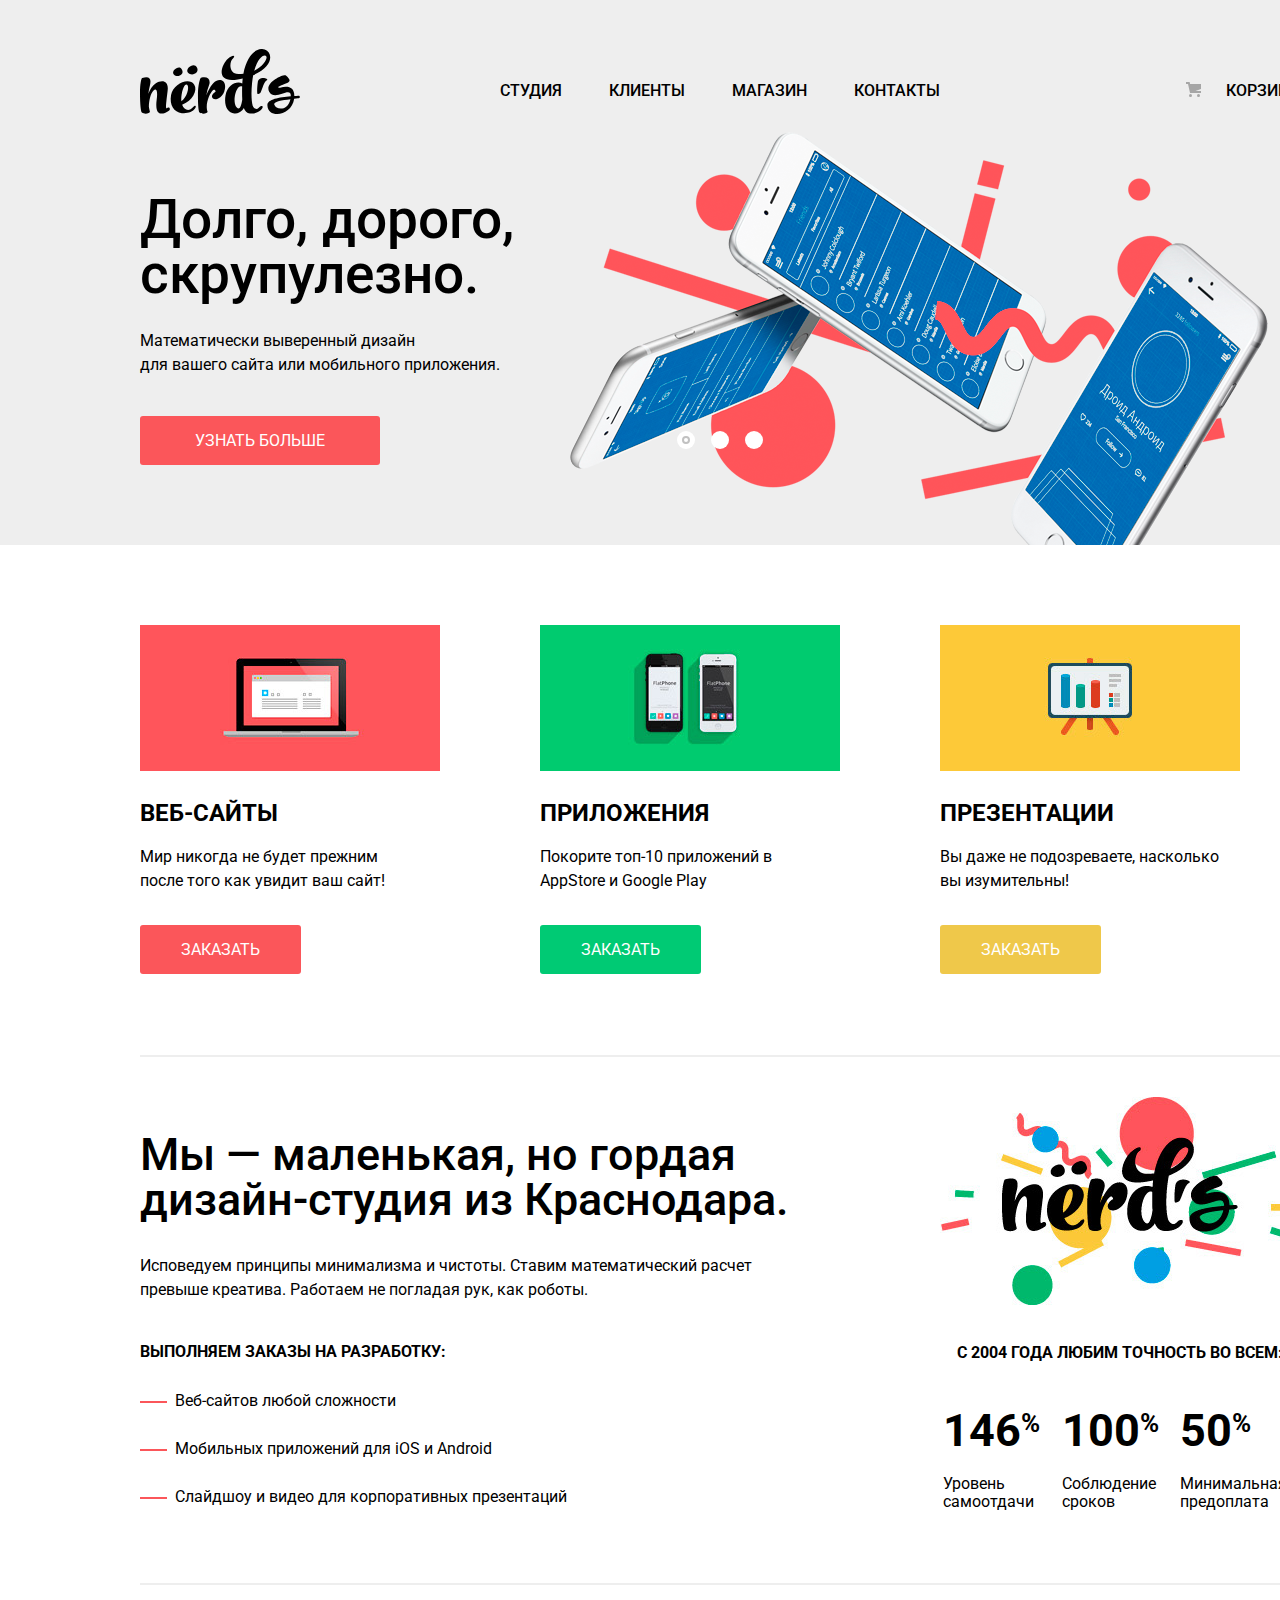
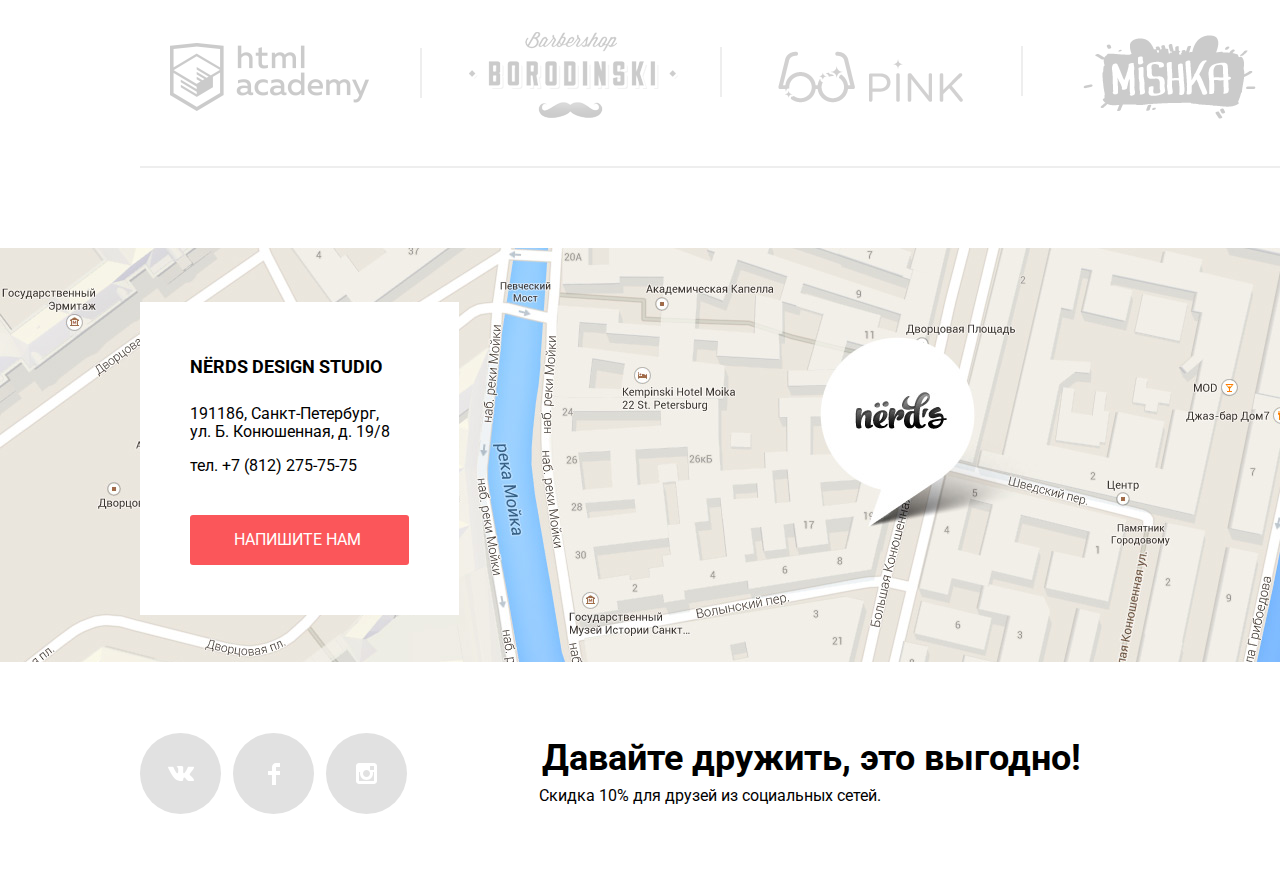
<file: index.html>
<!DOCTYPE html>
<html lang="ru">

<head>
  <meta charset="utf-8">
  <title>Nerds</title>
  <link href="https://fonts.googleapis.com/css?family=Roboto:400,500,700&amp;subset=cyrillic" rel="stylesheet">
  <link href="css/normalize.css" rel="stylesheet">
  <link href="css/style-min.css" rel="stylesheet">
</head>

<body>

  <header class="main-header">
    <nav class="main-navigation">
      <a class="main-header-logo">
      <img src="img/logo.svg" width="160" height="65" alt="Логотип Nerds">
      </a>
      <ul class="site-navigation">
        <li><a href="about-us.html">Студия</a></li>
        <li><a href="our-clients.html">Клиенты</a></li>
        <li><a href="catalog.html">Магазин</a></li>
        <li><a href="contacts.html">Контакты</a></li>
      </ul>
      <div class="user-cart-container">
        <svg fill="#a6a6a6" version="1.1" id="Layer_1" xmlns="http://www.w3.org/2000/svg" xmlns:xlink="http://www.w3.org/1999/xlink" x="0px" y="0px" width="15px" height="15px" viewBox="0 0 15 15" enable-background="new 0 0 15 15" xml:space="preserve">
          <g>
            <circle cx="4.5" cy="13.5" r="1.5"/>
            <circle cx="12.5" cy="13.5" r="1.5"/>
            <polygon points="15,2 4.07,2 3.648,0 0,0 0,2 2.031,2 4.016,11 15,11 15,9 9.441,9 15,6.951 	"/>
          </g>
      </svg>
        <ul class="user-cart">
          <li><a href="user-cart.html">Корзина</a></li>
        </ul>
      </div>
    </nav>
    <section class="slider">
      <h1 class="visually-hidden">Дизайн-студия "Nerds"</h1>
      <div class="container">
        <h2 class="visually-hidden">Преимущества</h2>
        <input class="visually-hidden" type="radio" id="product-1" name="toggle" checked>
        <input class="visually-hidden" type="radio" id="product-2" name="toggle">
        <input class="visually-hidden" type="radio" id="product-3" name="toggle">
        <div class="slider-controls">
          <label class="slider-controls-item slider-controls-item--1" for="product-1">Первый</label>
          <label class="slider-controls-item slider-controls-item--2" for="product-2">Второй</label>
          <label class="slider-controls-item slider-controls-item--3" for="product-3">Третий</label>
        </div>
        <ul class="slider-list">
          <li class="slider-item">
            <p class="slider-title">Долго, дорого,<br> скрупулезно.</p>
            <p class="slider-info">Математически выверенный дизайн<br> для вашего сайта или мобильного приложения.</p>
            <a class="button button-more-info" href="#">Узнать больше</a>
          </li>
          <li class="slider-item">
            <p class="slider-title">Любим математику как никто другой</p>
            <p class="slider-info">Никакого креатива, только математические формулы для расчета идеальных пропорций.</p>
            <a class="button button-more-info" href="#">Узнать больше</a>
          </li>
          <li class="slider-item">
            <p class="slider-title">Только ночь,<br> только хардкор</p>
            <p class="slider-info">Работать днем, как все? Мы против этого.<br> Ближе к полуночи работа только начинается.</p>
            <a class="button button-more-info" href="#">Узнать больше</a>
          </li>
        </ul>
      </div>
    </section>
  </header>

  <main class="main-page">
    <section class="product">
      <h2 class="visually-hidden">Продукция дизайн-студии "Nerds"</h2>
      <ul class="product-list">
        <li class="product-item">
          <img src="img/illustration-1.jpg" width- "300" height="146" alt="Изображение веб-сайта">
          <h3>Веб-сайты</h3>
          <p>Мир никогда не будет прежним после того как увидит ваш сайт!</p>
          <a class="button button-order-red" href="catalog.html">Заказать</a>
        </li>
        <li class="product-item">
          <img src="img/illustration-2.jpg" width- "300" height="146" alt="Изображение приложений AppStore и Google Play">
          <h3>Приложения</h3>
          <p>Покорите топ-10 приложений в AppStore и Google Play</p>
          <a class="button button-order-green" href="apps-catalog.html">Заказать</a>
        </li>
        <li class="product-item">
          <img src="img/illustration-3.jpg" width- "300" height="146" alt="Изображение презентации">
          <h3>Презентации</h3>
          <p>Вы даже не подозреваете, насколько вы изумительны!</p>
          <a class="button button-order-yellow" href="presentation-catalog.html">Заказать</a>
        </li>
      </ul>
    </section>

    <section class="about-us">
      <h2 class="visually-hidden">Информация о компании</h2>
      <section class="about-us-info">
        <h3 class="visually-hidden">Описание дизайн студии Nerds</h3>
        <p class="lead">Мы — маленькая, но гордая дизайн-студия из Краснодара.</p>
        <p class="principles">Исповедуем принципы минимализма и чистоты. Ставим математический расчет превыше креатива. Работаем не погладая рук, как роботы.</p>
        <p class="about-us-product">Выполняем заказы на разработку:</p>
        <ul class="about-us-product-list">
          <li>Веб-сайтов любой сложности</li>
          <li>Мобильных приложений для iOS и Android</li>
          <li>Слайдшоу и видео для корпоративных презентаций</li>
        </ul>
      </section>


      <section class="about-us-features">
        <h2 class="visually-hidden">Преимущества компании</h2>
        <img src="img/logo-color.jpg" width="360" height="208" alt="Логотип Nerds">
        <p class="features-info">с 2004 года Любим точность во всем:</p>
        <table class="table-features">
          <tr class="table-percent">
            <td>146<span>%</span></td>
            <td>100<span>%</span></td>
            <td>50<span>%</span></td>
          </tr>
          <tr class="table-indicator">
            <td>Уровень самоотдачи</td>
            <td>Соблюдение сроков</td>
            <td>Минимальная предоплата</td>
          </tr>
        </table>
      </section>
    </section>

    <section class="links">
      <h2 class="visually-hidden">Ссылки на другие ресурсы</h2>
      <ul class="links-list">
        <li class="decor-1"><a href="https://htmlacademy.ru/intensive/htmlcss"><img src="img/logo-html.png" width="199" height="68" alt="Логотип HTML-Академии"></a></li>
        <li class="decor-2"><a href="#"><img src="img/logo-barbershop.png" width="209" height="90" alt="Логотип Barbershop"></a></li>
        <li class="decor-3"><a href="#"><img src="img/logo-pink.png" width="185" height="52" alt="Логотип Pink"></a></li>
        <li><a href=""><img src="img/logo-mishka.png" width="173" height="84" alt="Логотип Mishka"></a></li>
      </ul>
    </section>
  </main>

  <footer class="main-footer">
    <section class="footer-contacts">
      <iframe src="https://www.google.com/maps/embed?pb=!1m18!1m12!1m3!1d1998.5989424123638!2d30.32089461562391!3d59.93879686904849!2m3!1f0!2f0!3f0!3m2!1i1024!2i768!4f13.1!3m3!1m2!1s0x4696310fca5ba729%3A0xea9c53d4493c879f!2z0JHQvtC70YzRiNCw0Y8g0JrQvtC90Y7RiNC10L3QvdCw0Y8g0YPQuy4sIDE5LCDQodCw0L3QutGCLdCf0LXRgtC10YDQsdGD0YDQsywg0KDQvtGB0YHQuNGPLCAxOTExODY!5e0!3m2!1sru!2sby!4v1513641721983"
        width="1400" height="416" frameborder="0" style="border:0" allowfullscreen></iframe>
      <div class="contacts-info">
        <h2 class="visually-hidden">Карта и контактная информация</h2>
        <h3 class="company-name">NЁRDS DESIGN STUDIO</h3>
        <p>191186, Санкт-Петербург, ул. Б. Конюшенная, д. 19/8</p>
        <p> тел. +7 (812) 275-75-75</p>
        <a class="button button-contacts" href="write-to-us.html">Напишите нам</a>
      </div>
    </section>

    <section class="footer-social">
      <h2 class="visually-hidden">Nerds в социальных сетях</h2>
      <ul class="social-btn-list">
        <li>
          <a class="social-btn" href="#">
            <span class="visually-hidden">Вконтакте</span>
            <svg version="1.1" id="Layer_1" xmlns="http://www.w3.org/2000/svg" xmlns:xlink="http://www.w3.org/1999/xlink" x="0px" y="0px"
        	  width="26px" height="15px" viewBox="0 0 26 15" enable-background="new 0 0 26 15" xml:space="preserve">
              <path fill="#FFFFFF" d="M16.138,11.51c0.956-0.309,2.18,2.04,3.483,2.939c0.978,0.681,1.727,0.534,1.727,0.534l3.473-0.05
        	    c0,0,1.815-0.112,0.957-1.554c-0.071-0.12-0.503-1.069-2.585-3.022c-2.177-2.043-1.882-1.712,0.739-5.244
        	    c1.597-2.153,2.236-3.468,2.036-4.028c-0.192-0.539-1.365-0.399-1.365-0.399L20.69,0.713c-0.381,0.001-0.704,0.119-0.851,0.515
        	    c-0.003,0.004-0.621,1.666-1.445,3.079c-1.741,2.989-2.436,3.148-2.724,2.961c-0.661-0.433-0.494-1.737-0.494-2.664
        	    c0-2.897,0.432-4.105-0.846-4.417c-0.427-0.104-0.739-0.172-1.828-0.182c-1.392-0.021-2.574,0-3.244,0.329
        	    c-0.445,0.223-0.786,0.712-0.579,0.74c0.26,0.035,0.843,0.16,1.155,0.586c0.401,0.552,0.389,1.789,0.389,1.789
        	    s0.229,3.411-0.54,3.834c-0.528,0.29-1.25-0.302-2.803-3.016C6.087,2.879,5.488,1.345,5.488,1.345S5.372,1.06,5.162,0.904
        	    C4.912,0.719,4.562,0.66,4.562,0.66L0.848,0.684c0,0-0.558,0.016-0.763,0.262C-0.097,1.164,0.07,1.614,0.07,1.614
        	    s2.909,6.881,6.203,10.347c3.02,3.182,6.452,2.971,6.452,2.971h1.555c0,0,0.469-0.054,0.709-0.312
        	    c0.224-0.24,0.214-0.691,0.214-0.691S15.172,11.82,16.138,11.51z"/>
            </svg>
          </a>
        </li>
        <li>
          <a class="social-btn" href="#">
            <span class="visually-hidden">Фейсбук</span>
            <svg version="1.1" id="Layer_2" xmlns="http://www.w3.org/2000/svg" xmlns:xlink="http://www.w3.org/1999/xlink" x="0px" y="0px"
        	  width="12px" height="22px" viewBox="0 0 12 22" enable-background="new 0 0 12 22" xml:space="preserve">
              <path fill="#FFFFFF" d="M12,4V0H8C5.791,0,4,1.791,4,4v4H0v4h4v10h4V12h4V8H8V4H12z"/>
            </svg>
          </a>
        </li>
        <li>
          <a class="social-btn" href="#">
            <span class="visually-hidden">Инстаграм</span>
            <svg version="1.1" id="Layer_1" xmlns="http://www.w3.org/2000/svg" xmlns:xlink="http://www.w3.org/1999/xlink" x="0px" y="0px"
        	  width="21px" height="21px" viewBox="0 0 21 21" enable-background="new 0 0 21 21" xml:space="preserve">
              <path fill="#FFFFFF" d="M18,0H3C1.35,0,0,1.35,0,3v15c0,1.65,1.35,3,3,3h15c1.65,0,3-1.35,3-3V3C21,1.35,19.65,0,18,0z M10.5,7
        	    c1.93,0,3.5,1.57,3.5,3.5S12.43,14,10.5,14S7,12.43,7,10.5S8.57,7,10.5,7z M18,18H3V9h1.181C4.067,9.482,4,9.983,4,10.5
        	    c0,3.59,2.91,6.5,6.5,6.5s6.5-2.91,6.5-6.5c0-0.517-0.066-1.018-0.181-1.5H18V18z M18,7h-4V3h4V7z"/>
            </svg>
          </a>
        </li>
      </ul>
      <div class="social-bonus">
        <p class="social-bonus-friendship">Давайте дружить, это выгодно!</p>
        <p class="social-bonus-discount">Скидка 10% для друзей из социальных сетей.</p>
      </div>
    </section>
  </footer>

  <section class="modal modal-contacts">
    <h2 class="visually-hidden">Форма отправки сообщения</h2>
    <p class="write-to-us">Напишите нам</p>
    <form class="form-contacts" action="https://echo.htmlacademy.ru" method="post">
      <p>
        <label for="contacts-name">Ваше имя:</label>
        <input id="contacts-name" type="text" name="your-name" placeholder="Представьтесь, пожалуйста">
      </p>
      <p>
        <label for="contacts-email">Ваш e-mail:</label>
        <input id="contacts-email" type="email" name="your-email" placeholder="Для отправки ответа">
      </p>
      <p>
        <label for="your-message">Текст письма:</label>
        <textarea name="message" id="your-message" rows="4" placeholder="В свободной форме"></textarea>
      </p>
      <button class="button button-message" type="submit">Отправить</button>
    </form>
    <button class="modal modal-close" type="button">x</button>
  </section>

  <script src="js/script-min.js">
  </script>

  <script src="js/slider.js">

  </script>

</body>

</html>
</file>
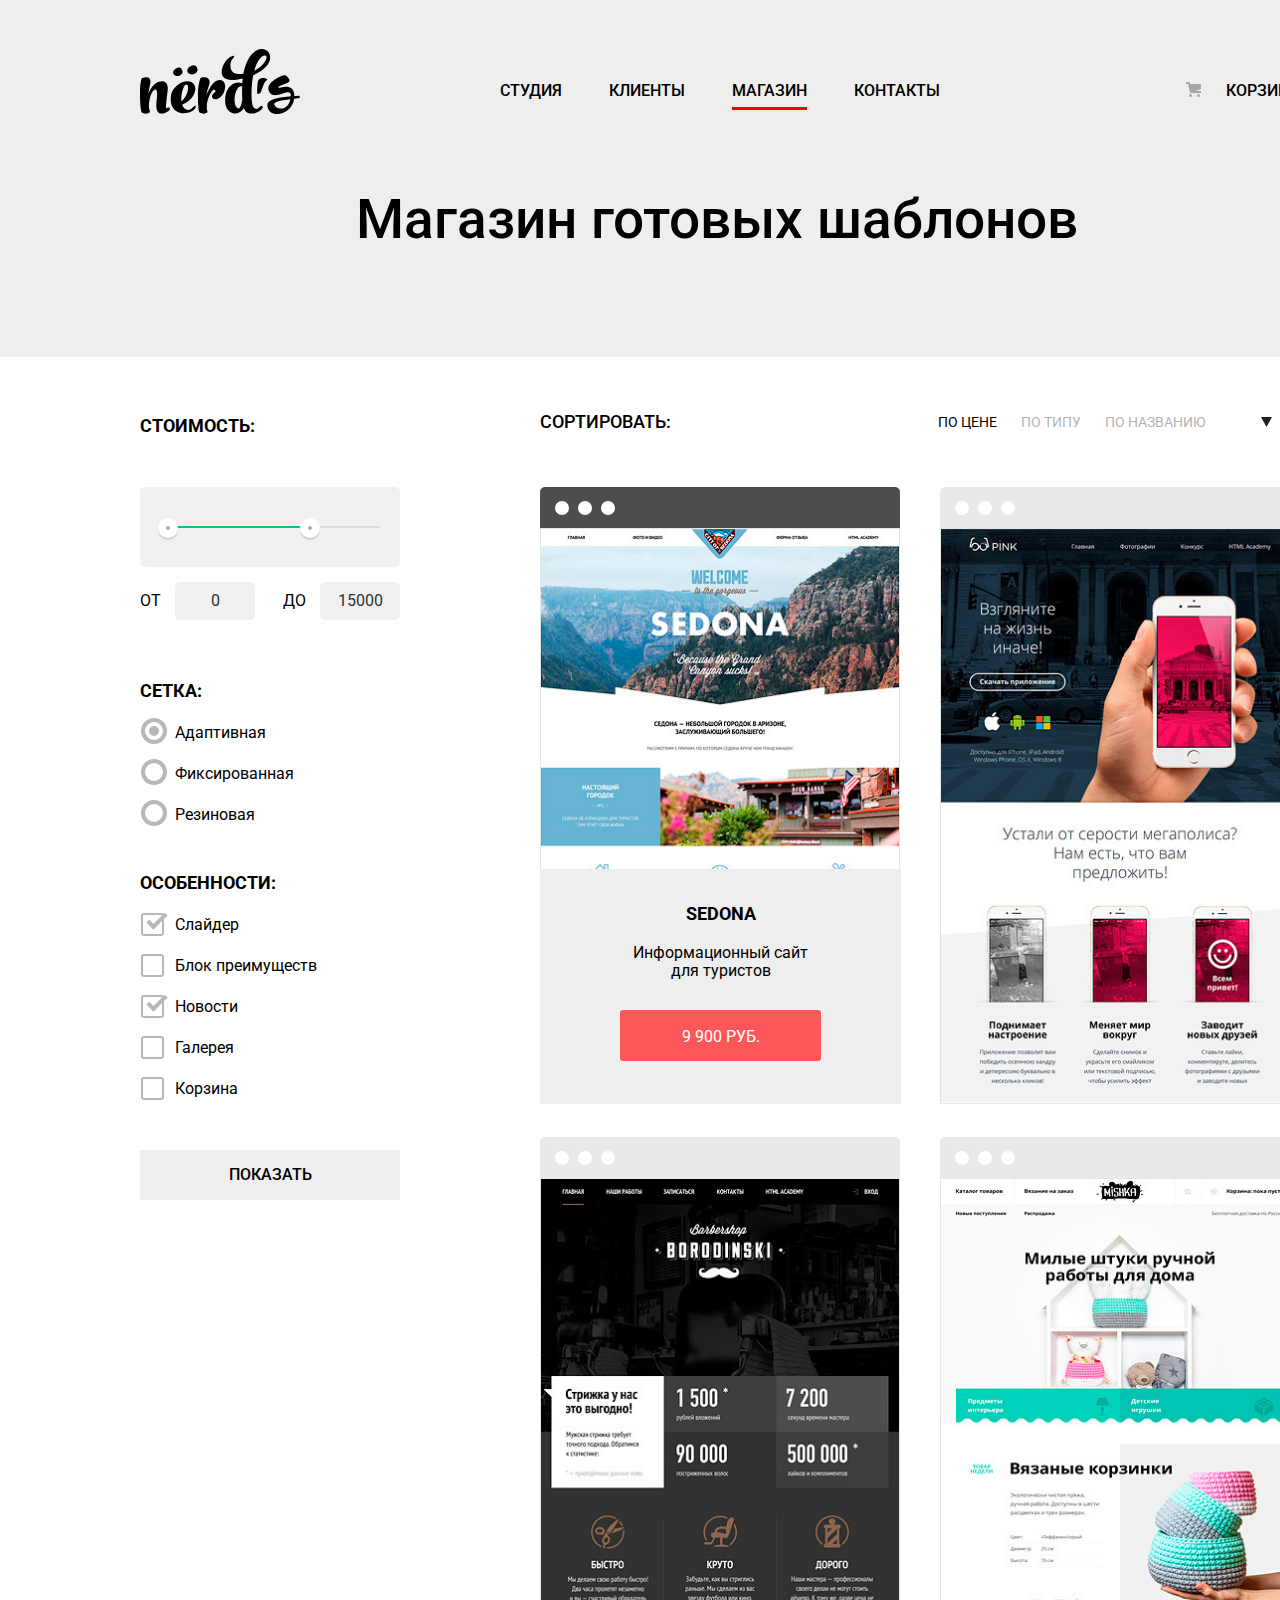
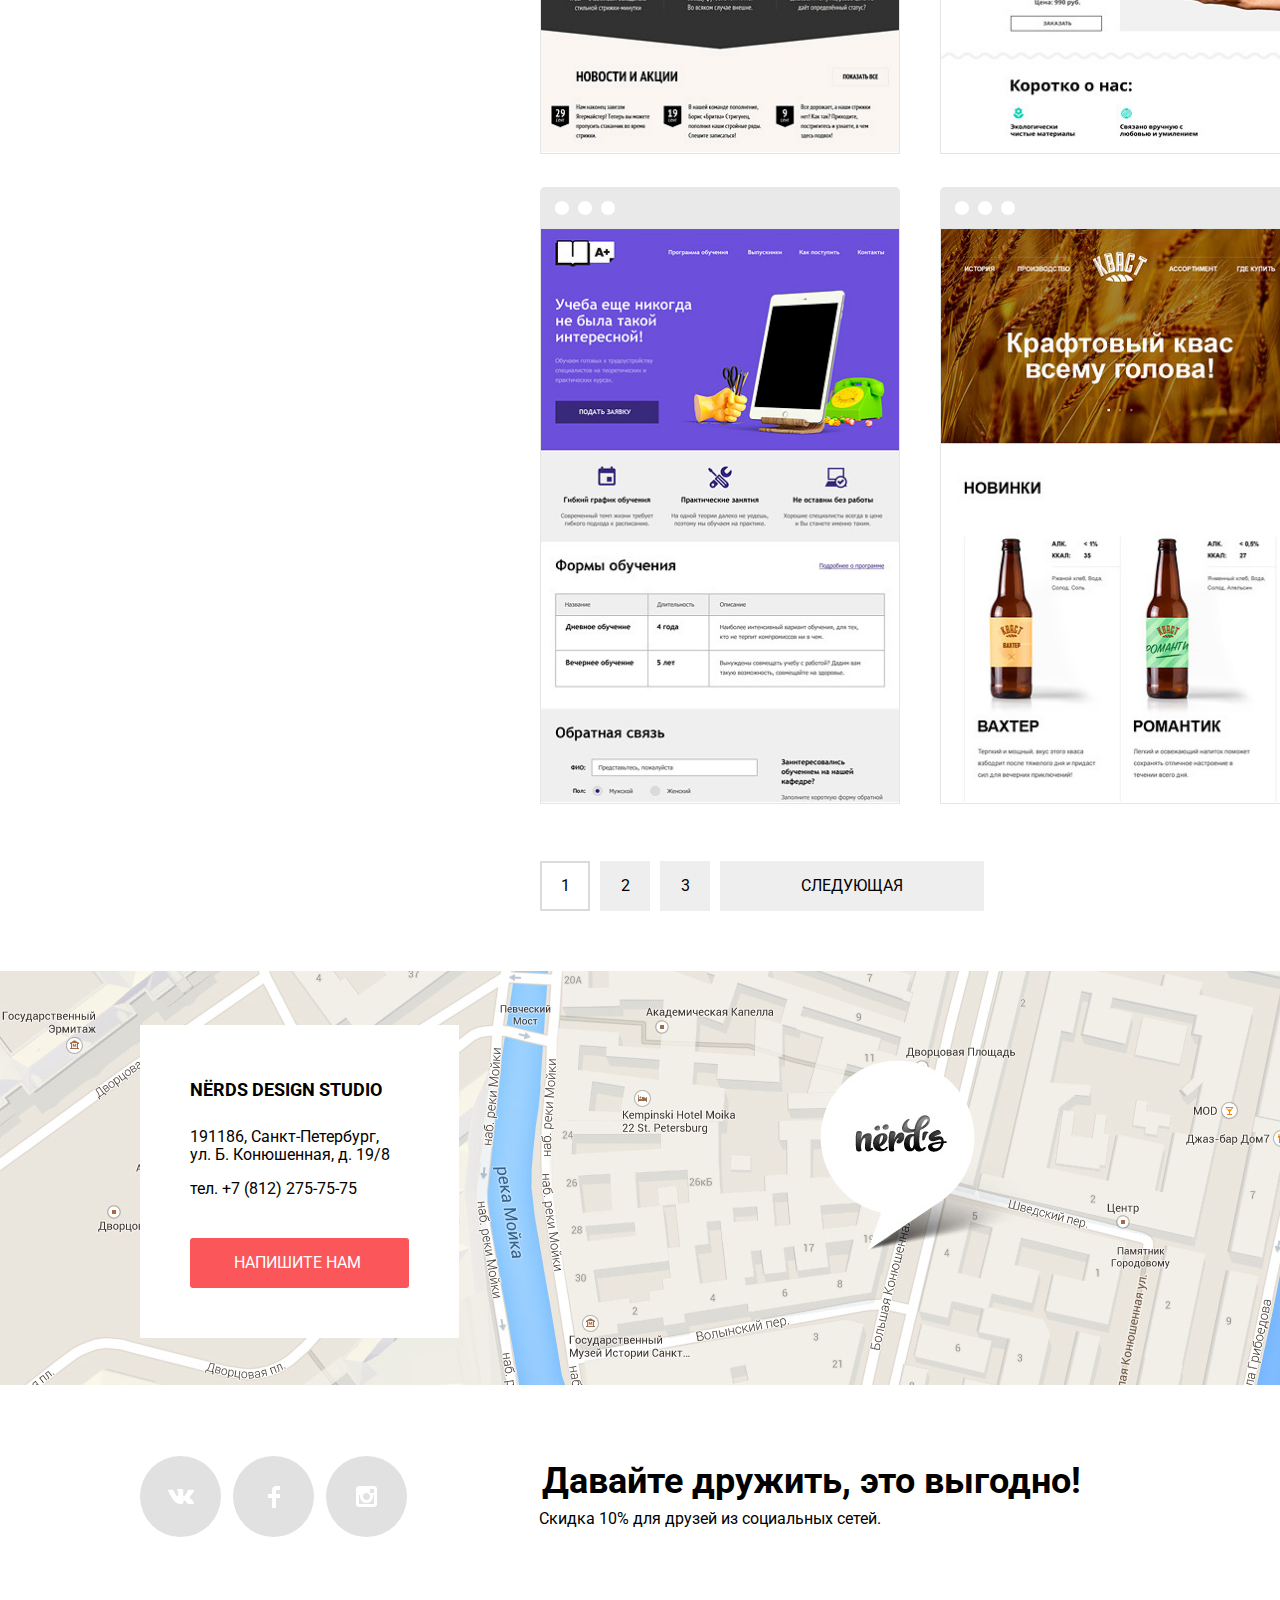
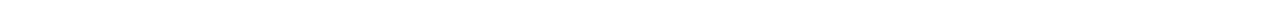
<file: catalog.html>
<!DOCTYPE html>
<html lang="ru">

<head>
  <meta charset="utf-8">
  <title>Nerds-catalog</title>
  <link href="https://fonts.googleapis.com/css?family=Roboto:400,500,700&amp;subset=cyrillic" rel="stylesheet">
  <link href="css/normalize.css" rel="stylesheet">
  <link href="css/style-min.css" rel="stylesheet">
</head>

<body class="inner-page">

  <header class="main-header">
    <nav class="main-navigation">
      <a class="main-header-logo" href="index.html">
      <img src="img/logo.svg" width="160" height="65" alt="Логотип Nerds">
      </a>
      <ul class="site-navigation">
        <li><a href="about-us.html">Студия</a></li>
        <li><a href="our-clients.html">Клиенты</a></li>
        <li><a class="site-nav-active" href="catalog.html">Магазин</a></li>
        <li><a href="contacts.html">Контакты</a></li>
      </ul>
      <div class="user-cart-container">
        <svg fill="#a6a6a6" version="1.1" id="Layer_1" xmlns="http://www.w3.org/2000/svg" xmlns:xlink="http://www.w3.org/1999/xlink" x="0px" y="0px" width="15px" height="15px" viewBox="0 0 15 15" enable-background="new 0 0 15 15" xml:space="preserve">
          <g>
            <circle cx="4.5" cy="13.5" r="1.5"/>
            <circle cx="12.5" cy="13.5" r="1.5"/>
            <polygon points="15,2 4.07,2 3.648,0 0,0 0,2 2.031,2 4.016,11 15,11 15,9 9.441,9 15,6.951 	"/>
          </g>
        </svg>
        <ul class="user-cart">
          <li><a href="user-cart.html">Корзина</a></li>
        </ul>
      </div>
    </nav>
    <h1 class="inner-title">Магазин готовых шаблонов</h1>
  </header>

  <main>

    <section class="inner-container">
      <h2 class="visually-hidden">Фильтр товаров</h2>
      <form class="form-filter" action="https://echo.htmlacademy.ru" method="get">
        <fieldset>
          <legend class="form-legend">Стоимость:
            <legend>
              <div class="range-filter">
                <div class="range-controls">
                  <div class="scale">
                    <div class="bar"></div>
                  </div>
                  <div class="toggle toggle-min"></div>
                  <div class="toggle toggle-max"></div>
                </div>
                <div class="price-controls">
                  <label class="min-price">от <input name="min-price" type="text" value="0"></label>
                  <label class="max-price">до <input name="max-price" type="text" value="15000"></label>
                </div>
              </div>
        </fieldset>
        <fieldset>
          <legend class="form-legend">Сетка:
            <legend>
              <ul class="filter-list-grid">
                <li class="filter-option">
                  <input class="filter-input filter-input-checkbox-circle" id="filter-adaptive" type="checkbox" name="adaptive" checked>
                  <label for="filter-adaptive" tabindex="0">Адаптивная</label>
                </li>
                <li class="filter-option">
                  <input class="filter-input filter-input-checkbox-circle" id="filter-fixed" type="checkbox" name="fixed">
                  <label for="filter-fixed" tabindex="0">Фиксированная</label>
                </li>
                <li class="filter-option">
                  <input class="filter-input filter-input-checkbox-circle" id="filter-rubber" type="checkbox" name="rubber">
                  <label for="filter-rubber" tabindex="0">Резиновая</label>
                </li>
              </ul>
        </fieldset>
        <fieldset>
          <legend class="form-legend">Особенности:
            <legend>
              <ul class="filter-list-properties">
                <li class="filter-option">
                  <input class="filter-input filter-input-checkbox" id="filter-slider" type="checkbox" name="slider" checked>
                  <label for="filter-slider" tabindex="0">Слайдер</label>
                </li>
                <li class="filter-option">
                  <input class="filter-input filter-input-checkbox" id="filter-advantages" type="checkbox" name="advantages">
                  <label for="filter-advantages" tabindex="0">Блок преимуществ</label>
                </li>
                <li class="filter-option">
                  <input class="filter-input filter-input-checkbox" id="filter-news" type="checkbox" name="news" checked>
                  <label for="filter-news" tabindex="0">Новости</label>
                </li>
                <li class="filter-option">
                  <input class="filter-input filter-input-checkbox" id="filter-gallery" type="checkbox" name="gallery">
                  <label for="filter-gallery" tabindex="0">Галерея</label>
                </li>
                <li class="filter-option">
                  <input class="filter-input filter-input-checkbox" id="filter-cart" type="checkbox" name="cart">
                  <label for="filter-cart" tabindex="0">Корзина</label>
                </li>
              </ul>
        </fieldset>
        <button class="button button-form-catalog" type="submit">Показать</button>
      </form>


      <section class="catalog-container">
        <h2 class="visually-hidden">Перечень товаров</h2>
        <div class="sort-container">
          <h3 class="sort-title">Сортировать:</h3>
          <ul class="sort-list">
            <li><a class="sort-active" href="#">По цене</a></li>
            <li><a href="#">По типу</a></li>
            <li><a href="#">По названию</a></li>
          </ul>
          <div class="sort-triangle">
            <a class="sort-button-down sort-button-active" href="#">
              <span class="visually-hidden">Сортировка по убыванию</span>
              <svg version="1.1" id="Layer_18" xmlns="http://www.w3.org/2000/svg" xmlns:xlink="http://www.w3.org/1999/xlink" x="0px" y="0px" width="11px" height="10px" viewBox="0 0 11 10" enable-background="new 0 0 11 10" xml:space="preserve">
                <polygon fill="#cacaca" points="5.5,0 0,10 11,10 "/>
              </svg>
            </a>
            <a class="sort-button-up" href="#">
              <span class="visually-hidden">Сортировка по возрастанию</span>
              <svg version="1.1" id="Layer_19" xmlns="http://www.w3.org/2000/svg" xmlns:xlink="http://www.w3.org/1999/xlink" x="0px" y="0px" width="11px" height="10px" viewBox="0 0 11 10" enable-background="new 0 0 11 10" xml:space="preserve">
                <polygon fill="#cacaca" points="5.5,0 0,10 11,10 "/>
              </svg>
            </a>
          </div>
        </div>
        <ul class="catalog-list">
          <li class="catalog-item">
            <ul class="frame-top  active-frame-top">
              <li></li>
              <li></li>
              <li></li>
            </ul>
            <a class="item-img" href="sedona-info.html"><img src="img/item-sedona.jpg" width="361" height="576" alt="Шаблон Sedona"></a>
            <div class="info-item info-item-active">
              <h3 class="info-item-name"><a href="sedona-info.html">Sedona</a></h3>
              <p class="descr-narrow">Информационный сайт для туристов</p>
              <a href="user-cart.html" class="button button-buy">9 900 руб.</a>
            </div>
          </li>
          <li class="catalog-item">
            <ul class="frame-top">
              <li></li>
              <li></li>
              <li></li>
            </ul>
            <a class="item-img" href="pink-info.html"><img src="img/item-pink.jpg" width="361" height="576" alt="Шаблон Pink"></a>
            <div class="info-item">
              <h3 class="info-item-name"><a href="pink-info.html">Pink App</a></h3>
              <p>Продуктовый лендинг приложения для iOS и Android</p>
              <a href="user-cart.html" class="button button-buy">9 900 руб.</a>
            </div>
          </li>
          <li class="catalog-item">
            <ul class="frame-top">
              <li></li>
              <li></li>
              <li></li>
            </ul>
            <a class="item-img" href="barbershop-info.html"><img src="img/item-barbershop.jpg" width="361" height="576" alt="Шаблон Barbershop"></a>
            <div class="info-item">
              <h3 class="info-item-name"><a class="barbershop-info.html">Barbersho</a></h3>
              <p class="descr-narrow">Сайт салоны красоты. Для мужчин, да.</p>
              <a href="user-cart.html" class="button button-buy">9 900 руб.</a>
            </div>
          </li>
          <li class="catalog-item">
            <ul class="frame-top">
              <li></li>
              <li></li>
              <li></li>
            </ul>
            <a class="item-img" href="mishka-info.html"><img src="img/item-mishka.jpg" width="361" height="576" alt="Шаблон Mishka"></a>
            <div class="info-item">
              <h3 class="info-item-name"><a href="mishka-info.html">Mishka</a></h3>
              <p class="descr-narrow">Интернет-магазин вязаных игрушек</p>
              <a href="user-cart.html" class="button button-buy">9 900 руб.</a>
            </div>
          </li>
          <li class="catalog-item">
            <ul class="frame-top">
              <li></li>
              <li></li>
              <li></li>
            </ul>
            <a class="item-img" href="aplus-info.html"><img src="img/item-a-plus.jpg" width="361" height="576" alt="Шаблон A Plus"></a>
            <div class="info-item">
              <h3 class="info-item-name"><a href="aplus-info.html">A Plus</a></h3>
              <p>Лендинг курсов повышения квалификации</p>
              <a href="user-cart.html" class="button button-buy">9 900 руб.</a>
            </div>
          </li>
          <li class="catalog-item">
            <ul class="frame-top">
              <li></li>
              <li></li>
              <li></li>
            </ul>
            <a class="item-img" href="kvast-info.html"><img src="img/item-kvast.jpg" width="361" height="576" alt="Шаблон Kvast Hover"></a>
            <div class="info-item">
              <h3 class="info-item-name"><a href="kvast-info.html">Kvast</a></h3>
              <p>Промо-сайт производителя крафтового кваса</p>
              <a href="user-cart.html" class="button button-buy">9 900 руб.</a>
            </div>
          </li>
        </ul>
        <ul class="pagination-list">
          <li class="pagination-item"><a class="pagination-item-current">1</a></li>
          <li class="pagination-item"><a href="#">2</a></li>
          <li class="pagination-item"><a href="#">3</a></li>
          <li class="pagination-item pagination-item-next"><a href="#">следующая</a></li>
        </ul>
      </section>
    </section>
  </main>

  <footer class="main-footer">
    <section class="footer-contacts">
      <iframe src="https://www.google.com/maps/embed?pb=!1m18!1m12!1m3!1d1998.5989424123638!2d30.32089461562391!3d59.93879686904849!2m3!1f0!2f0!3f0!3m2!1i1024!2i768!4f13.1!3m3!1m2!1s0x4696310fca5ba729%3A0xea9c53d4493c879f!2z0JHQvtC70YzRiNCw0Y8g0JrQvtC90Y7RiNC10L3QvdCw0Y8g0YPQuy4sIDE5LCDQodCw0L3QutGCLdCf0LXRgtC10YDQsdGD0YDQsywg0KDQvtGB0YHQuNGPLCAxOTExODY!5e0!3m2!1sru!2sby!4v1513641721983"
        width="1400" height="416" frameborder="0" style="border:0" allowfullscreen></iframe>
      <h2 class="visually-hidden">Карта и контактная информация</h2>
      <div class="contacts-info">
        <h3 class="company-name">NЁRDS DESIGN STUDIO</h3>
        <p>191186, Санкт-Петербург, ул. Б. Конюшенная, д. 19/8</p>
        <p> тел. +7 (812) 275-75-75</p>
        <a class="button button-contacts" href="write-to-us.html">Напишите нам</a>
      </div>
    </section>

    <section class="footer-social">
      <h2 class="visually-hidden">Nerds в социальных сетях</h2>
      <ul class="social-btn-list">
        <li>
          <a class="social-btn" href="#">
            <span class="visually-hidden">Вконтакте</span>
            <svg version="1.1" id="Layer_1" xmlns="http://www.w3.org/2000/svg" xmlns:xlink="http://www.w3.org/1999/xlink" x="0px" y="0px"
            width="26px" height="15px" viewBox="0 0 26 15" enable-background="new 0 0 26 15" xml:space="preserve">
              <path fill="#FFFFFF" d="M16.138,11.51c0.956-0.309,2.18,2.04,3.483,2.939c0.978,0.681,1.727,0.534,1.727,0.534l3.473-0.05
              c0,0,1.815-0.112,0.957-1.554c-0.071-0.12-0.503-1.069-2.585-3.022c-2.177-2.043-1.882-1.712,0.739-5.244
              c1.597-2.153,2.236-3.468,2.036-4.028c-0.192-0.539-1.365-0.399-1.365-0.399L20.69,0.713c-0.381,0.001-0.704,0.119-0.851,0.515
              c-0.003,0.004-0.621,1.666-1.445,3.079c-1.741,2.989-2.436,3.148-2.724,2.961c-0.661-0.433-0.494-1.737-0.494-2.664
              c0-2.897,0.432-4.105-0.846-4.417c-0.427-0.104-0.739-0.172-1.828-0.182c-1.392-0.021-2.574,0-3.244,0.329
              c-0.445,0.223-0.786,0.712-0.579,0.74c0.26,0.035,0.843,0.16,1.155,0.586c0.401,0.552,0.389,1.789,0.389,1.789
              s0.229,3.411-0.54,3.834c-0.528,0.29-1.25-0.302-2.803-3.016C6.087,2.879,5.488,1.345,5.488,1.345S5.372,1.06,5.162,0.904
              C4.912,0.719,4.562,0.66,4.562,0.66L0.848,0.684c0,0-0.558,0.016-0.763,0.262C-0.097,1.164,0.07,1.614,0.07,1.614
              s2.909,6.881,6.203,10.347c3.02,3.182,6.452,2.971,6.452,2.971h1.555c0,0,0.469-0.054,0.709-0.312
              c0.224-0.24,0.214-0.691,0.214-0.691S15.172,11.82,16.138,11.51z"/>
            </svg>
          </a>
        </li>
        <li>
          <a class="social-btn" href="#">
            <span class="visually-hidden">Фейсбук</span>
            <svg version="1.1" id="Layer_2" xmlns="http://www.w3.org/2000/svg" xmlns:xlink="http://www.w3.org/1999/xlink" x="0px" y="0px"
            width="12px" height="22px" viewBox="0 0 12 22" enable-background="new 0 0 12 22" xml:space="preserve">
              <path fill="#FFFFFF" d="M12,4V0H8C5.791,0,4,1.791,4,4v4H0v4h4v10h4V12h4V8H8V4H12z"/>
            </svg>
          </a>
        </li>
        <li>
          <a class="social-btn" href="#">
            <span class="visually-hidden">Инстаграм</span>
            <svg version="1.1" id="Layer_1" xmlns="http://www.w3.org/2000/svg" xmlns:xlink="http://www.w3.org/1999/xlink" x="0px" y="0px"
            width="21px" height="21px" viewBox="0 0 21 21" enable-background="new 0 0 21 21" xml:space="preserve">
              <path fill="#FFFFFF" d="M18,0H3C1.35,0,0,1.35,0,3v15c0,1.65,1.35,3,3,3h15c1.65,0,3-1.35,3-3V3C21,1.35,19.65,0,18,0z M10.5,7
              c1.93,0,3.5,1.57,3.5,3.5S12.43,14,10.5,14S7,12.43,7,10.5S8.57,7,10.5,7z M18,18H3V9h1.181C4.067,9.482,4,9.983,4,10.5
              c0,3.59,2.91,6.5,6.5,6.5s6.5-2.91,6.5-6.5c0-0.517-0.066-1.018-0.181-1.5H18V18z M18,7h-4V3h4V7z"/>
            </svg>
          </a>
        </li>
      </ul>
      <div class="social-bonus">
        <p class="social-bonus-friendship">Давайте дружить, это выгодно!</p>
        <p class="social-bonus-discount">Скидка 10% для друзей из социальных сетей.</p>
      </div>
    </section>
  </footer>

  <section class="modal modal-contacts">
    <h2 class="visually-hidden">Форма отправки сообщения</h2>
    <p class="write-to-us">Напишите нам</p>
    <form class="form-contacts" action="https://echo.htmlacademy.ru" method="post">
      <p>
        <label for="contacts-name">Ваше имя</label>
        <input id="contacts-name" type="text" name="your-name" placeholder="Представьтесь, пожалуйста">
      </p>
      <p>
        <label for="contacts-email">Ваш e-mail:</label>
        <input id="contacts-email" type="email" name="your-email" placeholder="Для отправки ответа">
      </p>
      <p>
        <label for="your-message"></label>
        <textarea name="message" id="your-message" rows="3" placeholder="В свободной форме"></textarea>
      </p>
      <button class="button button-message" type="submit">Отправить</button>
    </form>
    <button class="modal modal-close" type="button">x</button>
  </section>

  <script src="js/script-min.js">
  </script>

  <script src="js/form.js">
  </script>

</body>

</html>
</file>
<file: css/style-min.css>
@-webkit-keyframes modal-animation{0%{-webkit-transform:translateX(-2000px);transform:translateX(-2000px)}70%{-webkit-transform:translateX(40px);transform:translateX(40px)}90%{-webkit-transform:translateX(-20px);transform:translateX(-20px)}to{-webkit-transform:translateX(0);transform:translateX(0)}}@keyframes modal-animation{0%{-webkit-transform:translateX(-2000px);transform:translateX(-2000px)}70%{-webkit-transform:translateX(40px);transform:translateX(40px)}90%{-webkit-transform:translateX(-20px);transform:translateX(-20px)}to{-webkit-transform:translateX(0);transform:translateX(0)}}body{position:relative;width:1440px;margin:0 auto;padding:0;font-family:"Roboto","Arial",sans-serif;font-size:16px;line-height:24px;font-weight:400;color:#000}img{max-width:100%;height:auto}a{text-decoration:none}.button{line-height:18px;text-transform:uppercase}.visually-hidden:not(:focus):not(:active),input[type=checkbox].visually-hidden,input[type=radio].visually-hidden{position:absolute;width:1px;height:1px;margin:-1px;border:0;padding:0;white-space:nowrap;-webkit-clip-path:inset(100%);clip-path:inset(100%);clip:rect(0 0 0 0);overflow:hidden}.main-header{padding:0 140px;margin:0;background-color:#eee}.main-navigation{display:-webkit-box;display:-ms-flexbox;display:flex;padding-top:49px}.main-header-logo{width:160px;height:65px;margin-right:200px}.main-header-logo:hover{opacity:.3}.site-navigation,.user-cart-container{display:-webkit-box;display:-ms-flexbox;display:flex}.site-navigation{-ms-flex-wrap:wrap;flex-wrap:wrap;margin:0;padding:0;list-style:none;width:440px;-webkit-box-pack:justify;-ms-flex-pack:justify;justify-content:space-between}.user-cart-container{position:relative;-webkit-box-pack:end;-ms-flex-pack:end;justify-content:flex-end;width:160px;max-width:160px;margin-left:auto}.user-cart-container svg{position:absolute;top:33px;left:46px}.user-cart{margin:0 0 0 auto;padding:0;list-style:none}.site-navigation li,.user-cart li{padding:25px 0 13px}.site-navigation a,.user-cart a{display:-webkit-box;display:-ms-flexbox;display:flex;color:#000;line-height:33px;font-weight:500;text-transform:uppercase}.user-cart a{padding-left:40px}.site-navigation a:hover,.user-cart a:hover{color:#fb565a}.site-nav-active{border-bottom:3px solid red;margin-bottom:-3px}.site-navigation a:active,.user-cart a:active{color:#000;opacity:.3}.slider{position:relative;margin-bottom:80px;background-color:#eee}.container{width:1160px;margin:0 auto;padding:0;-webkit-box-sizing:border-box;box-sizing:border-box}.slider-controls{position:absolute;left:50%;bottom:104px;z-index:100;width:160px;height:18px;text-align:center;font-size:0;-webkit-transform:translateX(-50%);-ms-transform:translateX(-50%);transform:translateX(-50%)}.slider-controls label{position:relative;display:inline-block;border-radius:50%;cursor:pointer;width:18px;height:18px;padding:8px}.slider-controls label::after{content:"";position:absolute;top:8px;left:8px;z-index:1;width:18px;height:18px;border-radius:50%;background:#fff}.slider-list{margin:0;padding:0;list-style:none}.slider-item{display:none;padding:72px 0 92px}.slider-item:nth-child(1){background-image:url(../img/slide-1.png);background-repeat:no-repeat;background-position:93% 12px}.slider-item:nth-child(2),.slider-item:nth-child(3){background-image:url(../img/slide-2.png);background-repeat:no-repeat;background-position:100% 0}.slider-item:nth-child(3){background-image:url(../img/slide-3.png);background-position:100% 20px}#product-1:checked~.slider-list .slider-item:nth-child(1),#product-2:checked~.slider-list .slider-item:nth-child(2),#product-3:checked~.slider-list .slider-item:nth-child(3){display:block}#product-1:checked~.slider-controls .slider-controls-item--1::before,#product-2:checked~.slider-controls .slider-controls-item--2::before,#product-3:checked~.slider-controls .slider-controls-item--3::before{content:"";position:absolute;left:50%;top:50%;z-index:2;width:4px;height:4px;margin:-4px;background-color:inherit;border:2px solid #c1c1c1;border-radius:50%}.slider-title{max-width:600px;margin:0 0 27px;font-size:55px;line-height:55px;font-weight:500}.slider-info{max-width:430px;margin:0 0 52px;font:inherit}.button-more-info{padding:15px 55px;border-radius:3px;color:#fff;background-color:#fb565a}.button-more-info:hover{background-color:#e74246}.button-more-info:active{color:#e48789;background-color:#d7373b}.main-page{margin:0;padding:0 140px}.product{padding-bottom:93px;border-bottom:2px solid #eee}.product-list{display:-webkit-box;display:-ms-flexbox;display:flex;-webkit-box-pack:justify;-ms-flex-pack:justify;justify-content:space-between;margin:0;padding:0 60px 0 0;list-style:none}.product-item{width:300px}.product-item img{margin-bottom:20px}.product-item h3{padding:0;margin:0 0 17px;font-size:24px;line-height:30px;text-transform:uppercase;font-weight:700}.product-item p{margin:0 0 45px;padding-right:20px}.button-order-green,.button-order-red,.button-order-yellow{padding:15px 41px;border-radius:3px;color:#fff;background-color:#fb565a}.button-order-red:hover{background-color:#e74246}.button-order-red:active{color:#e27a7c;background-color:#d7373b}.button-order-green,.button-order-yellow{background-color:#00ca74}.button-order-green:hover{background-color:#00bc6c}.button-order-green:active{color:#62c192;background-color:#00aa62}.button-order-yellow{background-color:#efc84a}.button-order-yellow:hover{background-color:#eab534}.button-order-yellow:active{color:#ebbe6d;background-color:#e5a722}.about-us{display:-webkit-box;display:-ms-flexbox;display:flex;-webkit-box-pack:justify;-ms-flex-pack:justify;justify-content:space-between;padding-bottom:50px;border-bottom:2px solid #eee}.about-us-info{width:700px}.lead{margin:0 0 32px;padding-top:75px;font-size:45px;line-height:45px;font-weight:500}.principles{width:660px;padding:0;margin-bottom:38px}.about-us-product{padding:0;margin-bottom:25px;text-transform:uppercase;font-weight:700}.about-us-product-list{margin:0;padding:0 0 0 35px;list-style:none}.about-us-product-list li{position:relative;margin-bottom:24px}.about-us-product-list li::before{position:absolute;content:"";width:27px;height:2px;top:48%;left:-35px;background-color:#fb565a}.about-us-features{width:360px;padding-top:40px}.about-us-features img{margin-bottom:13px}.features-info{padding:0;margin-bottom:40px;text-align:center;text-transform:uppercase;font-weight:700}.table-percent{font-size:45px;line-height:45px;font-weight:700}.table-percent td{width:120px}.table-percent span{position:relative;vertical-align:baseline;top:-14px;font-size:26px}.table-indicator{font-size:inherit;line-height:18px}.table-indicator td{width:100px;padding-top:12px}.links-list{display:-webkit-box;display:-ms-flexbox;display:flex;-ms-flex-wrap:wrap;flex-wrap:wrap;-webkit-box-align:center;-ms-flex-align:center;align-items:center;margin:0 0 80px;padding:47px 30px 37px;border-bottom:2px solid #eee;list-style:none}.links-list li{position:relative}.links-list a{margin-right:100px;opacity:.2}.links-list li:nth-child(3n) a{margin-right:120px}.links-list li:nth-child(4n) a{margin-right:0}.links-list a:hover{opacity:1}.links-list a:active{opacity:.1}.decor-1::after,.decor-2::after,.decor-3::after{content:"";position:absolute;width:2px;height:50px;top:5px;right:47px;background-color:#eee}.decor-2::after,.decor-3::after{top:15px;right:56px}.decor-3::after{top:-5px;right:60px}.main-footer{margin-bottom:0}.footer-contacts{position:relative;min-height:360px;padding-top:54px;margin-bottom:71px;background-color:#f0ede6;background-image:url(../img/map.jpg);background-repeat:no-repeat}.footer-contacts iframe{position:absolute;top:0;z-index:0}.contacts-info{position:relative;-webkit-box-sizing:border-box;box-sizing:border-box;width:319px;min-height:310px;z-index:1;padding:50px;margin:0 auto 54px 140px;background-color:#fff}.company-name{margin:0 0 23px;padding:0;font-size:18px;line-height:30px;font-weight:700}.contacts-info p{width:210px;padding:0;font-size:inherit;line-height:18px}.button-contacts{display:block;margin-top:40px;padding:16px 44px;border-radius:3px;color:#fff;background-color:#fb565a}.button-contacts:hover{background-color:#e74246}.button-contacts:active{color:#e48789;background-color:#d7373b}.footer-social{padding:0 140px}.footer-social,.social-btn,.social-btn-list{display:-webkit-box;display:-ms-flexbox;display:flex}.social-btn-list{margin:0 120px 0 0;padding:0;list-style:none}.social-btn{-webkit-box-pack:center;-ms-flex-pack:center;justify-content:center;-webkit-box-align:center;-ms-flex-align:center;align-items:center;width:81px;height:81px;margin-right:12px;margin-bottom:70px;border-radius:50%;background-color:#e1e1e1}.social-btn:hover{background-color:#e74246}.social-btn:active{background-color:#d7373b}.social-btn:active path{fill:#e37376}.social-bonus-friendship{margin:0 0 2px;padding:7px 3px;font-size:36px;line-height:36px;font-weight:700}.social-bonus-discount{margin:0;font-size:inherit;line-height:22px}.modal{position:absolute;z-index:2;background-color:#fff;-webkit-box-shadow:0 20px 40px 0 rgba(0,1,1,.75);box-shadow:0 20px 40px 0 rgba(0,1,1,.75)}.modal-contacts{display:none;width:960px;-webkit-box-sizing:border-box;box-sizing:border-box;top:1708px;left:240px;padding:70px 102px 70px 100px}.modal-error,.modal-show{-webkit-animation-duration:.8s;animation-duration:.8s}.modal-show{display:block;-webkit-animation-name:modal-animation;animation-name:modal-animation}.modal-error{-webkit-animation-name:shake;animation-name:shake}.write-to-us{margin:0 0 42px;font-size:45px;line-height:45px;font-weight:500}.form-contacts,.form-contacts p{display:-webkit-box;display:-ms-flexbox;display:flex}.form-contacts{-webkit-box-pack:justify;-ms-flex-pack:justify;justify-content:space-between;-ms-flex-wrap:wrap;flex-wrap:wrap}.form-contacts p{-webkit-box-orient:vertical;-webkit-box-direction:normal;-ms-flex-direction:column;flex-direction:column;margin:0 0 34px}.form-contacts label{margin-bottom:5px;font-size:inherit;line-height:18px;font-weight:700}.form-contacts input{width:356px;-webkit-box-sizing:border-box;box-sizing:border-box;margin-left:2px;padding:15px 14px;border-radius:3px;font:inherit;line-height:18px;border:2px solid #d7dcde}.form-contacts input:hover,.form-contacts textarea:hover{border-color:#b4b9bb}.form-contacts input:focus,.form-contacts textarea:focus{border-color:#000}.form-contacts input:invalid{border-color:#e74246;color:#e74246}.form-contacts textarea{width:756px;-webkit-box-sizing:border-box;box-sizing:border-box;margin-top:5px;margin-left:3px;margin-bottom:14px;font:inherit;padding:8px 12px;border:2px solid #d7dcde}.button-message{padding:16px 80px;margin-left:3px;margin-bottom:15px;border:0;color:#fff;background-color:#fb565a}.button-message:hover{background-color:#e74246}.button-message:active{color:#e48789;background-color:#d7373b}.modal-close{position:absolute;right:88px;top:75px;width:26px;height:26px;font-size:0;border:0;-webkit-box-shadow:none;box-shadow:none;cursor:pointer}.modal-close::after,.modal-close::before{content:"";left:0;position:absolute;width:26px;height:3px;background-color:#fecccd}.modal-close::before{-webkit-transform:rotate(45deg);-ms-transform:rotate(45deg);transform:rotate(45deg)}.modal-close::after{-webkit-transform:rotate(-45deg);-ms-transform:rotate(-45deg);transform:rotate(-45deg)}.modal-close:hover::after,.modal-close:hover::before{background-color:#fb565a}.modal-close:active::after,.modal-close:active::before{background-color:#fee}.inner-title{display:block;margin:0;padding:72px 100px 110px 216px;font-size:55px;line-height:55px;font-weight:500}.inner-container{display:-webkit-box;display:-ms-flexbox;display:flex;-webkit-box-pack:justify;-ms-flex-pack:justify;justify-content:space-between;padding:0 140px}.form-filter{width:260px;margin-top:57px}.form-filter fieldset{padding:0;margin:0 0 59px;border:0}.form-filter fieldset:nth-child(2){margin-bottom:45px}.form-filter fieldset:nth-child(3){margin-bottom:50px}.range-filter{width:260px;margin-top:49px}.form-legend{font-size:18px;line-height:24px;text-transform:uppercase;font-weight:700}.range-controls{position:relative;height:41px;margin-bottom:15px;padding-top:39px;padding-right:20px;padding-left:20px;background-color:#f1f1f1;border-radius:5px}.range-controls .scale{height:2px;background:#d7dcde}.range-controls .bar{width:70%;height:2px;background:#00ca74}.range-controls .toggle{position:absolute;top:31px;left:0;width:4px;height:4px;padding:0;border:8px solid #fff;background-color:#ababab;-webkit-box-shadow:0 2px 1px 0 #cfcfcf;box-shadow:0 2px 1px 0 #cfcfcf;border-radius:50%;cursor:pointer}.range-controls .toggle-min{left:18px}.range-controls .toggle-max{left:160px}.price-controls{font-size:0}.price-controls label{display:inline-block;width:50%;font-size:16px;font-weight:400;text-transform:uppercase}.price-controls input{width:60px;padding:8px 10px;margin-left:10px;font-family:"Roboto",Arial,sans-serif;font-weight:400;font-size:16px;line-height:22px;text-align:center;color:#283136;border:0;border-radius:5px;background:#f1f1f1}.max-price{text-align:right}.filter-list-grid,.filter-list-properties{list-style:none;margin:0;padding:0}.filter-option{padding-top:19px;padding-left:35px;font-size:16px;line-height:22px;font-weight:400;text-transform:none}.filter-option label{position:relative}.filter-input{display:none}.filter-input-checkbox-circle+label::before{content:"";position:absolute;top:-5px;left:-34px;width:18px;height:18px;border-radius:50%;border:4px solid #b8b8b8}.filter-input-checkbox-circle:checked+label::after{content:"";position:absolute;top:3px;left:-26px;width:10px;height:10px;border-radius:50%;background-color:#b8b8b8}.filter-input-checkbox-circle:hover+label::before{border:4px solid #4d4d4d}.filter-input-checkbox-circle:checked:hover+label::after{background-color:#4d4d4d}.filter-input-checkbox-circle:active+label::before{border:4px solid #ededed}.filter-input-checkbox-circle:checked:active+label::after{background-color:#ededed}.filter-input-checkbox+label::before{content:"";position:absolute;top:-2px;left:-34px;width:19px;height:19px;border-radius:3px;border:2px solid #b8b8b8}.filter-input-checkbox:checked+label::after{content:"";position:absolute;top:-1px;left:-28px;width:16px;height:6px;-webkit-transform:rotate(-45deg);-ms-transform:rotate(-45deg);transform:rotate(-45deg);border-left:4px solid #b8b8b8;border-bottom:4px solid #b8b8b8}.filter-input-checkbox:hover+label::before{border:2px solid #4d4d4d}.filter-input-checkbox:checked:hover+label::after{border-bottom:4px solid #4d4d4d;border-left:4px solid #4d4d4d}.filter-input-checkbox:active+label::before{border:2px solid #ededed}.filter-input-checkbox:checked:active+label::after{border-bottom:2px solid #ededed;border-left:2px solid #ededed}.button-form-catalog{width:260px;padding:16px 0;font-family:inherit;line-height:18px;font-weight:500;text-transform:uppercase;border:0;background-color:#eee}.button-form-catalog:hover{background-color:#dfdfdf}.button-form-catalog:active{color:#a9a9a9;background-color:#d5d5d5}.catalog-container{width:760px}.sort-container{display:-webkit-box;display:-ms-flexbox;display:flex;-webkit-box-align:center;-ms-flex-align:center;align-items:center;padding:53px 0}.sort-title{width:360px;padding:0;margin:0 38px 0 0;font-size:18px;line-height:18px;font-weight:500;text-transform:uppercase}.sort-list,.sort-triangle{display:-webkit-box;display:-ms-flexbox;display:flex}.sort-list{-webkit-box-align:center;-ms-flex-align:center;align-items:center;list-style:none;padding:0;margin:0;width:300px}.sort-list a{padding:0 24px 0 0;font-size:14px;line-height:18px;text-transform:uppercase;color:#000;opacity:.3}.sort-list a:hover{opacity:.6}.sort-list .sort-active,.sort-list a:active{opacity:1}.sort-triangle{-webkit-box-pack:end;-ms-flex-pack:end;justify-content:flex-end;width:60px}.sort-button-down svg{-webkit-transform:rotate(180deg);-ms-transform:rotate(180deg);transform:rotate(180deg)}.sort-button-up{margin-left:15px}.sort-button-down:hover polygon,.sort-button-up:hover polygon{fill:#a6a6a6}.sort-button-active polygon,.sort-button-active:hover polygon,.sort-button-up:active polygon{fill:#231f20}.catalog-list{display:-webkit-box;display:-ms-flexbox;display:flex;-webkit-box-pack:justify;-ms-flex-pack:justify;justify-content:space-between;-ms-flex-wrap:wrap;flex-wrap:wrap;list-style:none;padding:0;margin:0}.catalog-item{position:relative;margin-bottom:33px}.catalog-item:hover{-webkit-box-shadow:0 6px 15px 0 rgba(50,50,50,.25);box-shadow:0 6px 15px 0 rgba(50,50,50,.25)}.frame-top{display:-webkit-box;display:-ms-flexbox;display:flex;-webkit-box-align:center;-ms-flex-align:center;align-items:center;width:360px;height:41px;border-radius:5px 5px 0 0;list-style:none;padding:0;margin:0;background-color:#e9e9e9}.frame-top li{cursor:pointer;width:14px;height:14px;margin-right:9px;border-radius:50%;background-color:#fff}.frame-top li:first-child{margin-left:15px}.active-frame-top,.catalog-item:hover .frame-top{background-color:#4d4d4d}.info-item{display:none}.info-item-name a{color:#000}.item-img{display:block;width:358px;height:574px;border:1px solid #e5e5e5}.catalog-item .info-item-active,.catalog-item:hover .info-item{width:361px;display:block;position:absolute;-webkit-box-sizing:border-box;box-sizing:border-box;padding:30px 80px 43px;bottom:0;background-color:#eee}.info-item h3{padding:0;margin:0 0 15px;text-align:center;font-size:18px;line-height:30px;text-transform:uppercase;font-weight:700}.info-item p{width:230px;padding:0;text-align:center;margin:0 0 30px;font-size:inherit;line-height:18px}.info-item .descr-narrow{width:182px;margin-left:auto;margin-right:auto}.button-buy{display:block;padding:18px 40px 15px 62px;border-radius:3px;font-size:16px;line-height:18px;text-transform:uppercase;color:#fff;background-color:#fb565a}.pagination-item a,.pagination-list{display:-webkit-box;display:-ms-flexbox;display:flex}.pagination-list{list-style:none;padding:0;margin:0 0 60px}.pagination-item a{-webkit-box-pack:center;-ms-flex-pack:center;justify-content:center;-webkit-box-align:center;-ms-flex-align:center;align-items:center;width:46px;height:46px;margin-right:10px;margin-top:24px;border:2px solid #eee;font-size:inherit;line-height:18px;text-transform:uppercase;color:#000;background-color:#eee}.pagination-item-next a{min-width:220px;padding:0 20px}.pagination-item a:hover{background-color:#dfdfdf}.pagination-item a:active{color:#acacac;background-color:#d5d5d5}.pagination-item .pagination-item-current{background-color:#fff;border:2px solid #dbdbdb}
</file>
